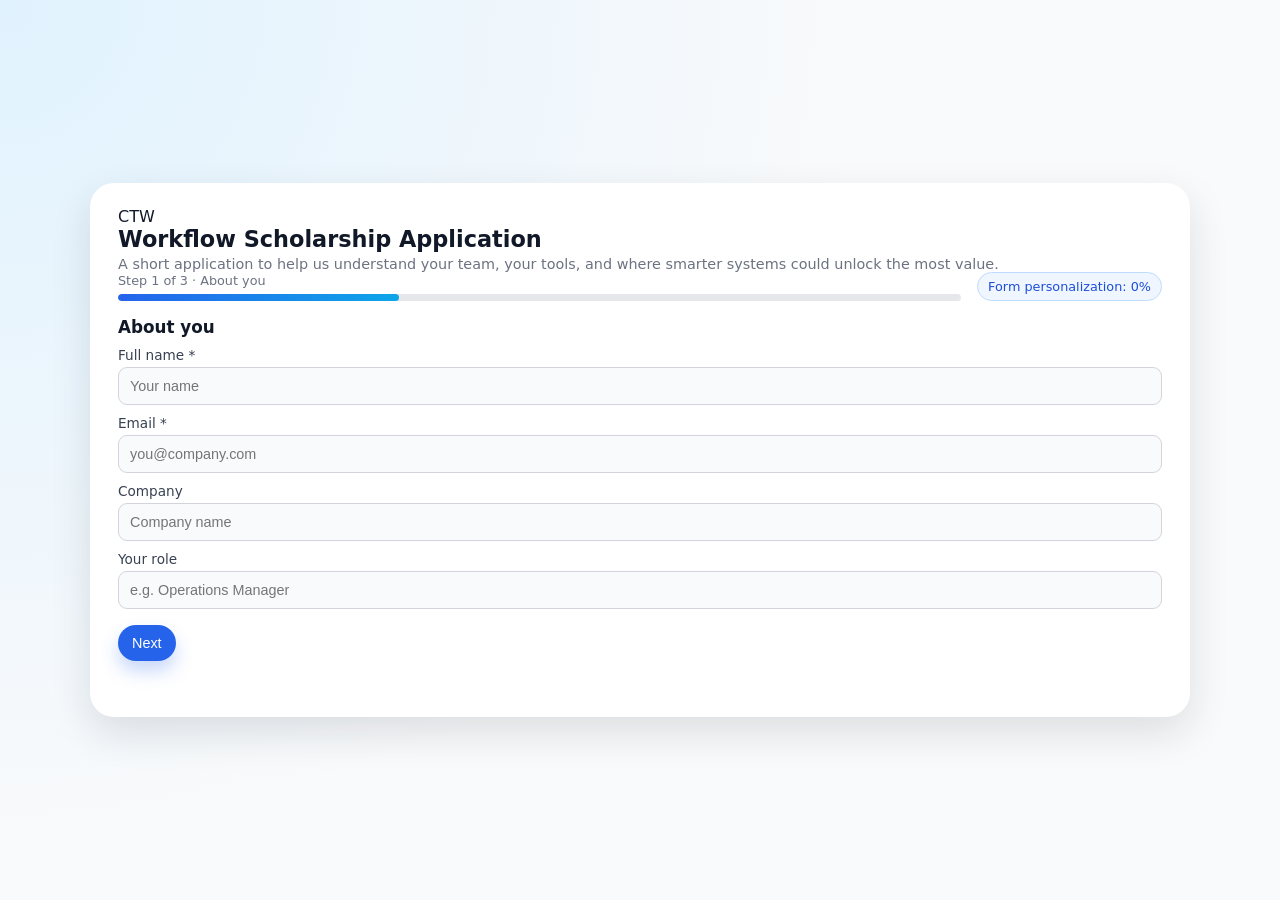
<file: index.html>
<!DOCTYPE html>
<html lang="en">
<head>
  <meta charset="UTF-8" />
  <meta name="viewport" content="width=device-width, initial-scale=1.0" />
  <title>Workflow Scholarship Application</title>
  <link rel="stylesheet" href="style.css?v=1" />
</head>
<body>
  <div class="shell">
    <div class="app-card">
      <header class="app-header">
        <div class="logo-mark">CTW</div>
        <div>
          <h1>Workflow Scholarship Application</h1>
          <p class="subtitle">
            A short application to help us understand your team, your tools, and where smarter systems could unlock the most value.
          </p>
        </div>
      </header>

      <section class="meta-bar">
        <div class="progress-wrapper">
          <div id="stepLabel" class="step-label">Step 1 of 3 · About you</div>
          <div class="progress-bar">
            <div id="progressFill" class="progress-fill"></div>
          </div>
        </div>
        <div class="insight-chip">
          Form personalization: <span id="personalizationScore">0%</span>
        </div>
      </section>

      <div class="layout">
        <!-- LEFT: FORM -->
        <main class="form-column">
          <form id="scholarshipForm" novalidate>
            <!-- STEP 1 -->
            <div class="step active" data-step="1">
              <h2>About you</h2>

              <label for="fullName">Full name *</label>
              <input type="text" id="fullName" autocomplete="name" placeholder="Your name" />

              <label for="email">Email *</label>
              <input type="email" id="email" autocomplete="email" placeholder="you@company.com" />

              <label for="company">Company</label>
              <input type="text" id="company" placeholder="Company name" />

              <label for="role">Your role</label>
              <input type="text" id="role" placeholder="e.g. Operations Manager" />

              <div class="nav-buttons">
                <button type="button" class="btn primary" id="next1">Next</button>
              </div>
            </div>

            <!-- STEP 2 -->
            <div class="step" data-step="2">
              <h2>Your operation</h2>

              <label>What's your primary concern day to day? *</label>
              <div class="focus-tiles" id="focusGroup">
                <button type="button" class="tile" data-value="Too much on my plate">Too much on my plate</button>
                <button type="button" class="tile" data-value="Things slip through the cracks">Things slip through the cracks</button>
                <button type="button" class="tile" data-value="Too many manual steps">Too many manual steps</button>
                <button type="button" class="tile" data-value="Communication feels messy">Communication feels messy</button>
                <button type="button" class="tile" data-value="Our tools are all over the place">Our tools are all over the place</button>
              </div>
              <input type="hidden" id="focus" />

              <label for="teamSize">Rough company size</label>
              <input
                type="number"
                id="teamSize"
                placeholder="Number of people in the company"
                min="1"
                step="1"
              />

              <label for="bottleneck">Biggest operational bottleneck *</label>
              <textarea id="bottleneck" rows="3" placeholder="Where does work stall, slip, or get re-done?"></textarea>

              <label for="tools">Key Apps, software, and other tools you use</label>
              <textarea id="tools" rows="2" placeholder="e.g. Excel, email, text, Teams, Procore, QuickBooks"></textarea>

              <div class="nav-buttons">
                <button type="button" class="btn ghost" id="back2">Back</button>
                <button type="button" class="btn primary" id="next2">Next</button>
              </div>
            </div>

            <!-- STEP 3 -->
            <div class="step" data-step="3">
              <h2>What “perfect” looks like</h2>

              <label for="vision">If this scholarship worked perfectly, what would be different 6 months from now? *</label>
              <textarea id="vision" rows="3" placeholder="Fewer emails? Tighter approvals? Live job costs? Describe it in your own words."></textarea>

              <label for="timeline">How soon are you hoping to improve this?</label>
              <select id="timeline">
                <option value="">Choose one</option>
                <option value="ASAP – this quarter">ASAP – this quarter</option>
                <option value="This year">This year</option>
                <option value="Exploring for later">Exploring for later</option>
              </select>

              <!-- Checkbox about contacting applicants removed -->

              <div class="nav-buttons">
                <button type="button" class="btn ghost" id="back3">Back</button>
                <button type="submit" class="btn primary" id="submitBtn">Submit application</button>
              </div>
            </div>
          </form>

          <div id="formMessage" class="form-message" aria-live="polite"></div>
        </main>

        <!-- RIGHT: LIVE SNAPSHOT (visually removed via CSS) -->
        <aside class="preview-column">
          <div class="preview-card">
            <h3>Live snapshot</h3>
            <p class="preview-subtitle">
              As you type, we build a quick profile of your company and where a scholarship could have the most impact.
            </p>

            <div class="preview-section">
              <h4>Profile</h4>
              <p><span class="label">Name</span> <span id="prevName" class="value-muted">Add your name</span></p>
              <p><span class="label">Email</span> <span id="prevEmail" class="value-muted">Add your email</span></p>
              <p><span class="label">Company</span> <span id="prevCompany" class="value-muted">Optional</span></p>
              <p><span class="label">Role</span> <span id="prevRole" class="value-muted">Optional</span></p>
            </div>

            <div class="preview-section">
              <h4>Operation</h4>
              <p><span class="label">Focus</span> <span id="prevFocus" class="value-muted">Choose a focus area</span></p>
              <p><span class="label">Team size</span> <span id="prevTeamSize" class="value-muted">Optional</span></p>
              <p><span class="label">Bottleneck</span> <span id="prevBottleneck" class="value-muted">Describe your main friction</span></p>
            </div>

            <div class="preview-section">
              <h4>Desired outcome</h4>
              <p><span class="label">Vision</span> <span id="prevVision" class="value-muted">Tell us what “perfect” looks like</span></p>
              <p><span class="label">Timeline</span> <span id="prevTimeline" class="value-muted">Optional</span></p>
            </div>

            <div class="preview-footer">
              <div class="pill" id="analysisStatus">Waiting for details…</div>
              <small class="footnote">
                This preview doesn’t affect selection. It’s here to show you the kind of clarity we look for when designing systems.
              </small>
            </div>
          </div>
        </aside>
      </div>
    </div>
  </div>

  <script src="script.js?v=1"></script>
</body>
</html>
</file>
<file: style.css>
:root {
  --bg: #f3f4f6;
  --card-bg: #ffffff;
  --primary: #2563eb;
  --primary-soft: rgba(37, 99, 235, 0.08);
  --primary-strong: #1d4ed8;
  --border-subtle: #e5e7eb;
  --text-main: #111827;
  --text-muted: #6b7280;
  --danger: #b91c1c;
  --radius-lg: 16px;
  --radius-md: 10px;
  --shadow-soft: 0 16px 40px rgba(15, 23, 42, 0.12);
  --transition-fast: 150ms ease;
}

*,
*::before,
*::after {
  box-sizing: border-box;
}

body {
  margin: 0;
  min-height: 100vh;
  font-family: system-ui, -apple-system, BlinkMacSystemFont, "Segoe UI",
    sans-serif;
  background: radial-gradient(circle at top left, #e0f2fe, #f9fafb 55%);
  color: var(--text-main);
}

.shell {
  min-height: 100vh;
  display: flex;
  align-items: center;
  justify-content: center;
  padding: 24px;
}

.app-card {
  width: 100%;
  max-width: 1100px;
  background: var(--card-bg);
  border-radius: 24px;
  box-shadow: var(--shadow-soft);
  padding: 24px 28px 28px;
}

/* Header */

.app-header isplay: flex;
  gap: 16px;
  align-items: center;
  margin-bottom: 16px;
}

.logo-mark {
  width: 40px;
  height: 40px;
  border-radius: 999px;
  background: linear-gradient(135deg, #0f172a, #1f2937);
  color: #f9fafb;
  display: flex;
  align-items: center;
  justify-content: center;
  font-weight: 600;
  font-size: 0.9rem;
  letter-spacing: 0.06em;
}

h1 {
  margin: 0 0 4px;
  font-size: 1.4rem;
}

.subtitle {
  margin: 0;
  font-size: 0.9rem;
  color: var(--text-muted);
}

/* Meta bar */

.meta-bar {
  display: flex;
  align-items: center;
  justify-content: space-between;
  gap: 16px;
  margin-bottom: 16px;
}

.progress-wrapper {
  flex: 1;
}

.step-label {
  font-size: 0.8rem;
  color: var(--text-muted);
  margin-bottom: 6px;
}

.progress-bar {
  height: 7px;
  border-radius: 999px;
  background: #e5e7eb;
  overflow: hidden;
}

.progress-fill {
  height: 100%;
  width: 0%;
  border-radius: inherit;
  background: linear-gradient(90deg, var(--primary), #0ea5e9);
  transition: width 0.25s ease;
}

.insight-chip {
  font-size: 0.8rem;
  padding: 6px 10px;
  border-radius: 999px;
  background: #eff6ff;
  color: #1d4ed8;
  border: 1px solid #bfdbfe;
}

/* Layout */

.layout {
  display: grid;
  grid-template-columns: minmax(0, 1fr);
  gap: 24px;
}

.form-column {
  border-right: none;
  padding-right: 0;
}

.preview-column {
  display: none;
  padding-left: 4px;
}

/* Form */

form {
  margin: 0;
}

h2 {
  margin: 0 0 10px;
  font-size: 1.05rem;
}

label {
  display: block;
  margin-top: 10px;
  margin-bottom: 4px;
  font-size: 0.85rem;
  color: #374151;
}

input[type="text"],
input[type="email"],
input[type="number"],
select,
textarea {
  width: 100%;
  padding: 10px 11px;
  border-radius: 9px;
  border: 1px solid #d1d5db;
  font-size: 0.9rem;
  transition: border-color var(--transition-fast),
    box-shadow var(--transition-fast), background-color var(--transition-fast);
  background-color: #f9fafb;
}

input:focus,
select:focus,
textarea:focus {
  outline: none;
  border-color: var(--primary);
  background-color: #ffffff;
  box-shadow: 0 0 0 1px rgba(37, 99, 235, 0.18);
}

textarea {
  resize: vertical;
}

/* Focus tiles */

.focus-tiles {
  display: grid;
  grid-template-columns: repeat(auto-fit, minmax(130px, 1fr));
  gap: 8px;
  margin-top: 4px;
}

.tile {
  border-radius: 999px;
  border: 1px solid #d1d5db;
  background: #f9fafb;
  padding: 8px 10px;
  font-size: 0.8rem;
  cursor: pointer;
  text-align: center;
  color: #374151;
  transition: background-color var(--transition-fast),
    border-color var(--transition-fast), transform var(--transition-fast),
    box-shadow var(--transition-fast), color var(--transition-fast);
}

.tile:hover {
  background: #ffffff;
  transform: translateY(-1px);
  box-shadow: 0 6px 14px rgba(15, 23, 42, 0.08);
}

.tile.selected {
  background: var(--primary);
  border-color: var(--primary-strong);
  color: #eff6ff;
  box-shadow: 0 8px 18px rgba(37, 99, 235, 0.35);
}

/* Buttons */

.nav-buttons {
  display: flex;
  gap: 10px;
  margin-top: 16px;
}

.btn {
  border-radius: 999px;
  border: none;
  padding: 10px 14px;
  font-size: 0.9rem;
  font-weight: 500;
  cursor: pointer;
  transition: background-color var(--transition-fast),
    transform var(--transition-fast), box-shadow var(--transition-fast);
  display: inline-flex;
  align-items: center;
  justify-content: center;
}

.btn.primary {
  background: var(--primary);
  color: #ffffff;
  box-shadow: 0 10px 18px rgba(37, 99, 235, 0.25);
}

.btn.primary:hover {
  background: var(--primary-strong);
  transform: translateY(-1px);
  box-shadow: 0 14px 24px rgba(37, 99, 235, 0.35);
}

.btn.ghost {
  background: #f9fafb;
  color: #111827;
  border: 1px solid #d1d5db;
  box-shadow: none;
}

.btn.ghost:hover {
  background: #ffffff;
}

/* Steps */

.step {
  display: none;
  animation: fadeIn 200ms ease-out;
}

.step.active {
  display: block;
}

@keyframes fadeIn {
  from {
    opacity: 0;
    transform: translateY(4px);
  }
  to {
    opacity: 1;
    transform: translateY(0);
  }
}

/* Consent (no checkbox now, but keep spacing helper if reused) */

.consent-label {
  display: flex;
  align-items: flex-start;
  gap: 8px;
  font-size: 0.8rem;
  color: #374151;
  margin-top: 12px;
}

.consent-label input {
  margin-top: 2px;
}

/* Messages */

.form-message {
  margin-top: 10px;
  font-size: 0.85rem;
  min-height: 18px;
}

.form-message.error {
  color: var(--danger);
}

.form-message.success {
  color: #166534;
}

/* Preview (kept for JS, visually hidden via .preview-column) */

.preview-card {
  background: linear-gradient(135deg, #0f172a, #111827);
  color: #e5e7eb;
  border-radius: var(--radius-lg);
  padding: 16px 18px 14px;
  box-shadow: 0 18px 40px rgba(15, 23, 42, 0.7);
  position: relative;
  overflow: hidden;
}

.preview-card::before {
  content: "";
  position: absolute;
  inset: -60px;
  background: radial-gradient(circle at top right, rgba(59, 130, 246, 0.35), transparent 55%),
    radial-gradient(circle at bottom left, rgba(16, 185, 129, 0.25), transparent 55%);
  opacity: 0.9;
  pointer-events: none;
}

.preview-card > * {
  position: relative;
}

.preview-card h3 {
  margin: 0 0 4px;
  font-size: 1rem;
}

.preview-subtitle {
  margin: 0 0 12px;
  font-size: 0.8rem;
  color: #9ca3af;
}

.preview-section {
  background: rgba(15, 23, 42, 0.9);
  border-radius: var(--radius-md);
  border: 1px solid rgba(148, 163, 184, 0.4);
  padding: 8px 10px;
  margin-bottom: 8px;
}

.preview-section h4 {
  margin: 0 0 6px;
  font-size: 0.8rem;
  text-transform: uppercase;
  letter-spacing: 0.06em;
  color: #9ca3af;
}

.preview-section p {
  margin: 0 0 4px;
  font-size: 0.8rem;
}

.label {
  display: inline-block;
  min-width: 70px;
  color: #9ca3af;
}

.value-muted {
  color: #6b7280;
}

.preview-footer {
  display: flex;
  flex-direction: column;
  gap: 6px;
  margin-top: 6px;
}

.pill {
  align-self: flex-start;
  padding: 5px 10px;
  border-radius: 999px;
  font-size: 0.75rem;
  background: rgba(15, 23, 42, 0.9);
  border: 1px solid rgba(129, 140, 248, 0.6);
  color: #e5e7eb;
}

.footnote {
  font-size: 0.7rem;
  color: #9ca3af;
}

/* Responsive */

@media (max-width: 860px) {
  .layout {
    grid-template-columns: minmax(0, 1fr);
  }

  .form-column {
    border-right: none;
    padding-right: 0;
    border-bottom: 1px dashed var(--border-subtle);
    padding-bottom: 18px;
    margin-bottom: 14px;
  }

  .preview-column {
    padding-left: 0;
  }

  .meta-bar {
    flex-direction: column;
    align-items: flex-start;
  }

  .insight-chip {
    align-self: stretch;
    text-align: center;
  }
}

@media (max-width: 640px) {
  .shell {
    padding: 16px;
  }

  .app-card {
    padding: 18px 16px 20px;
    border-radius: 18px;
  }

  .app-header {
    flex-direction: row;
    align-items: center;
  }

  h1 {
    font-size: 1.2rem;
  }

  .layout {
    gap: 18px;
  }
}
</file>
